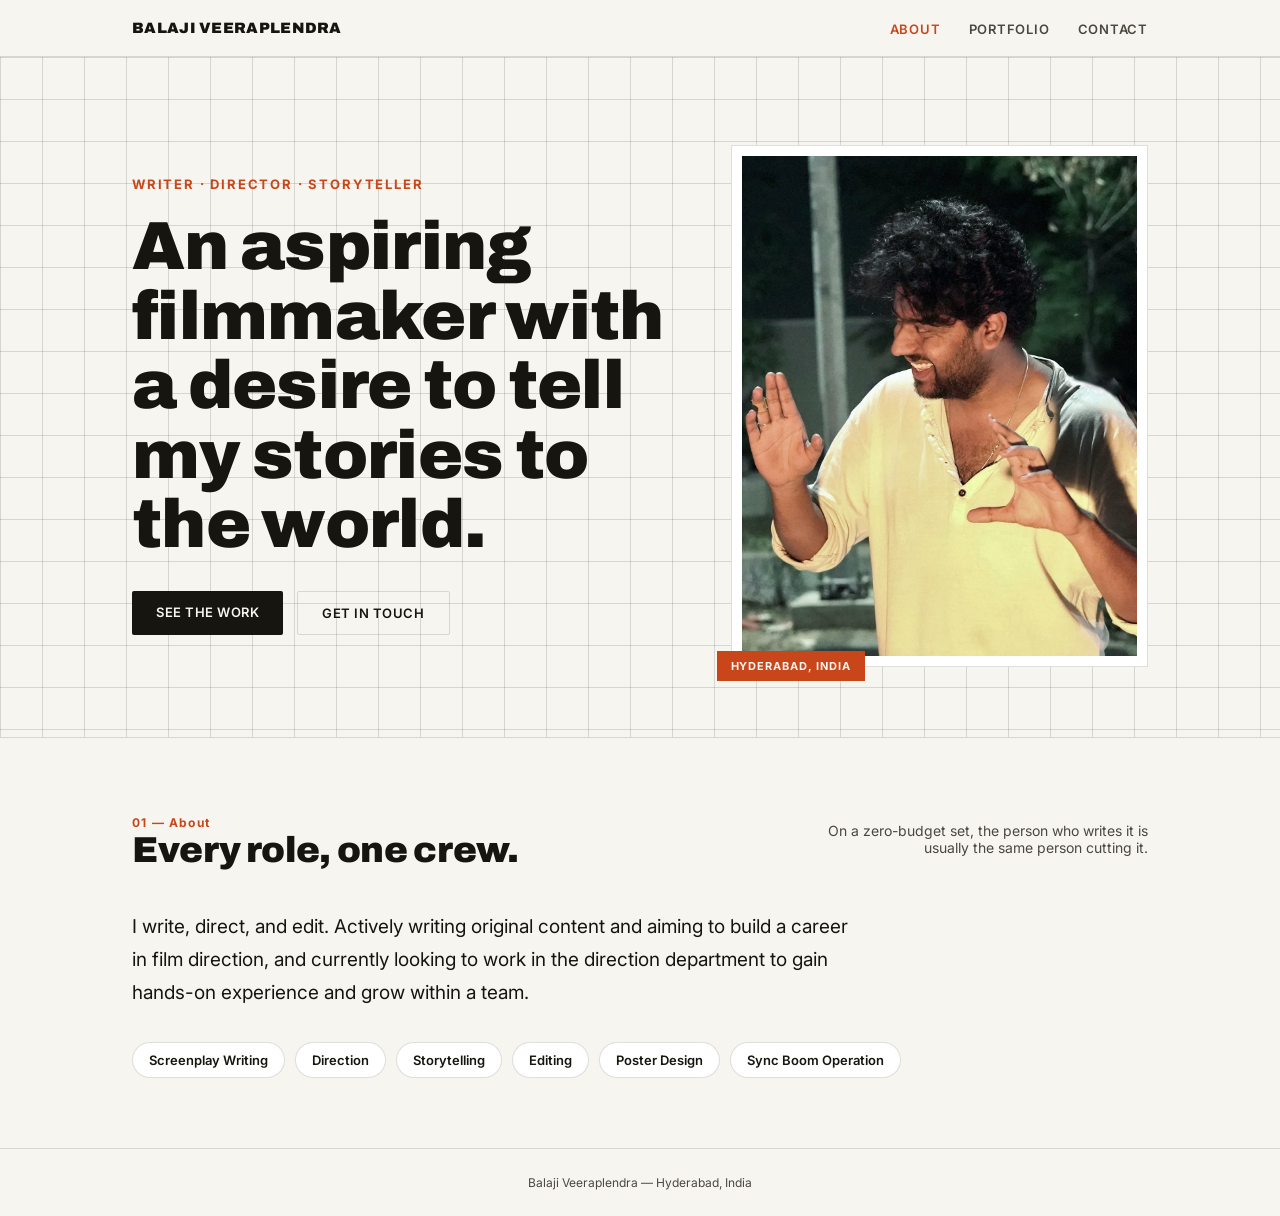
<file: index.html>
<!DOCTYPE html>
<html lang="en">
<head>
<meta charset="UTF-8">
<meta name="viewport" content="width=device-width, initial-scale=1.0">
<title>Balaji Veeraplendra — Filmmaker</title>
<link rel="preconnect" href="https://fonts.googleapis.com">
<link rel="preconnect" href="https://fonts.gstatic.com" crossorigin>
<link href="https://fonts.googleapis.com/css2?family=Archivo:wght@400;500;700;900&family=Inter:wght@400;500;600;700&display=swap" rel="stylesheet">
<link rel="stylesheet" href="style.css">
</head>
<body>

<nav>
  <div class="nav-inner">
    <a class="nav-name" href="index.html">Balaji Veeraplendra</a>
    <ul class="nav-links">
      <li><a href="index.html" class="active">About</a></li>
      <li><a href="portfolio.html">Portfolio</a></li>
      <li><a href="contact.html">Contact</a></li>
    </ul>
  </div>
</nav>

<header class="hero grid-bg">
  <div class="wrap hero-inner">
    <div>
      <div class="eyebrow">Writer · Director · Storyteller</div>
      <h1>An aspiring filmmaker with a desire to tell my stories to the world.</h1>
      <div class="hero-cta">
        <a class="btn btn-primary" href="portfolio.html">See the work</a>
        <a class="btn btn-ghost" href="contact.html">Get in touch</a>
      </div>
    </div>
    <div class="hero-photo">
      <div class="frame">
        <img src="images/headshot.jpg" alt="Balaji Veeraplendra">
      </div>
      <div class="tag">Hyderabad, India</div>
    </div>
  </div>
</header>

<section id="about">
  <div class="wrap">
    <div class="section-head">
      <div>
        <div class="section-num">01 — About</div>
        <h2 class="section-title">Every role, one crew.</h2>
      </div>
      <p class="section-note">On a zero-budget set, the person who writes it is usually the same person cutting it.</p>
    </div>
    <p class="about-text">I write, direct, and edit. Actively writing original content and aiming to build a career in film direction, and currently looking to work in the direction department to gain hands-on experience and grow within a team.</p>
    <div class="skills-row">
      <span class="skill-pill">Screenplay Writing</span>
      <span class="skill-pill">Direction</span>
      <span class="skill-pill">Storytelling</span>
      <span class="skill-pill">Editing</span>
      <span class="skill-pill">Poster Design</span>
      <span class="skill-pill">Sync Boom Operation</span>
    </div>
  </div>
</section>

<footer class="on-light">Balaji Veeraplendra — Hyderabad, India</footer>

</body>
</html>
</file>
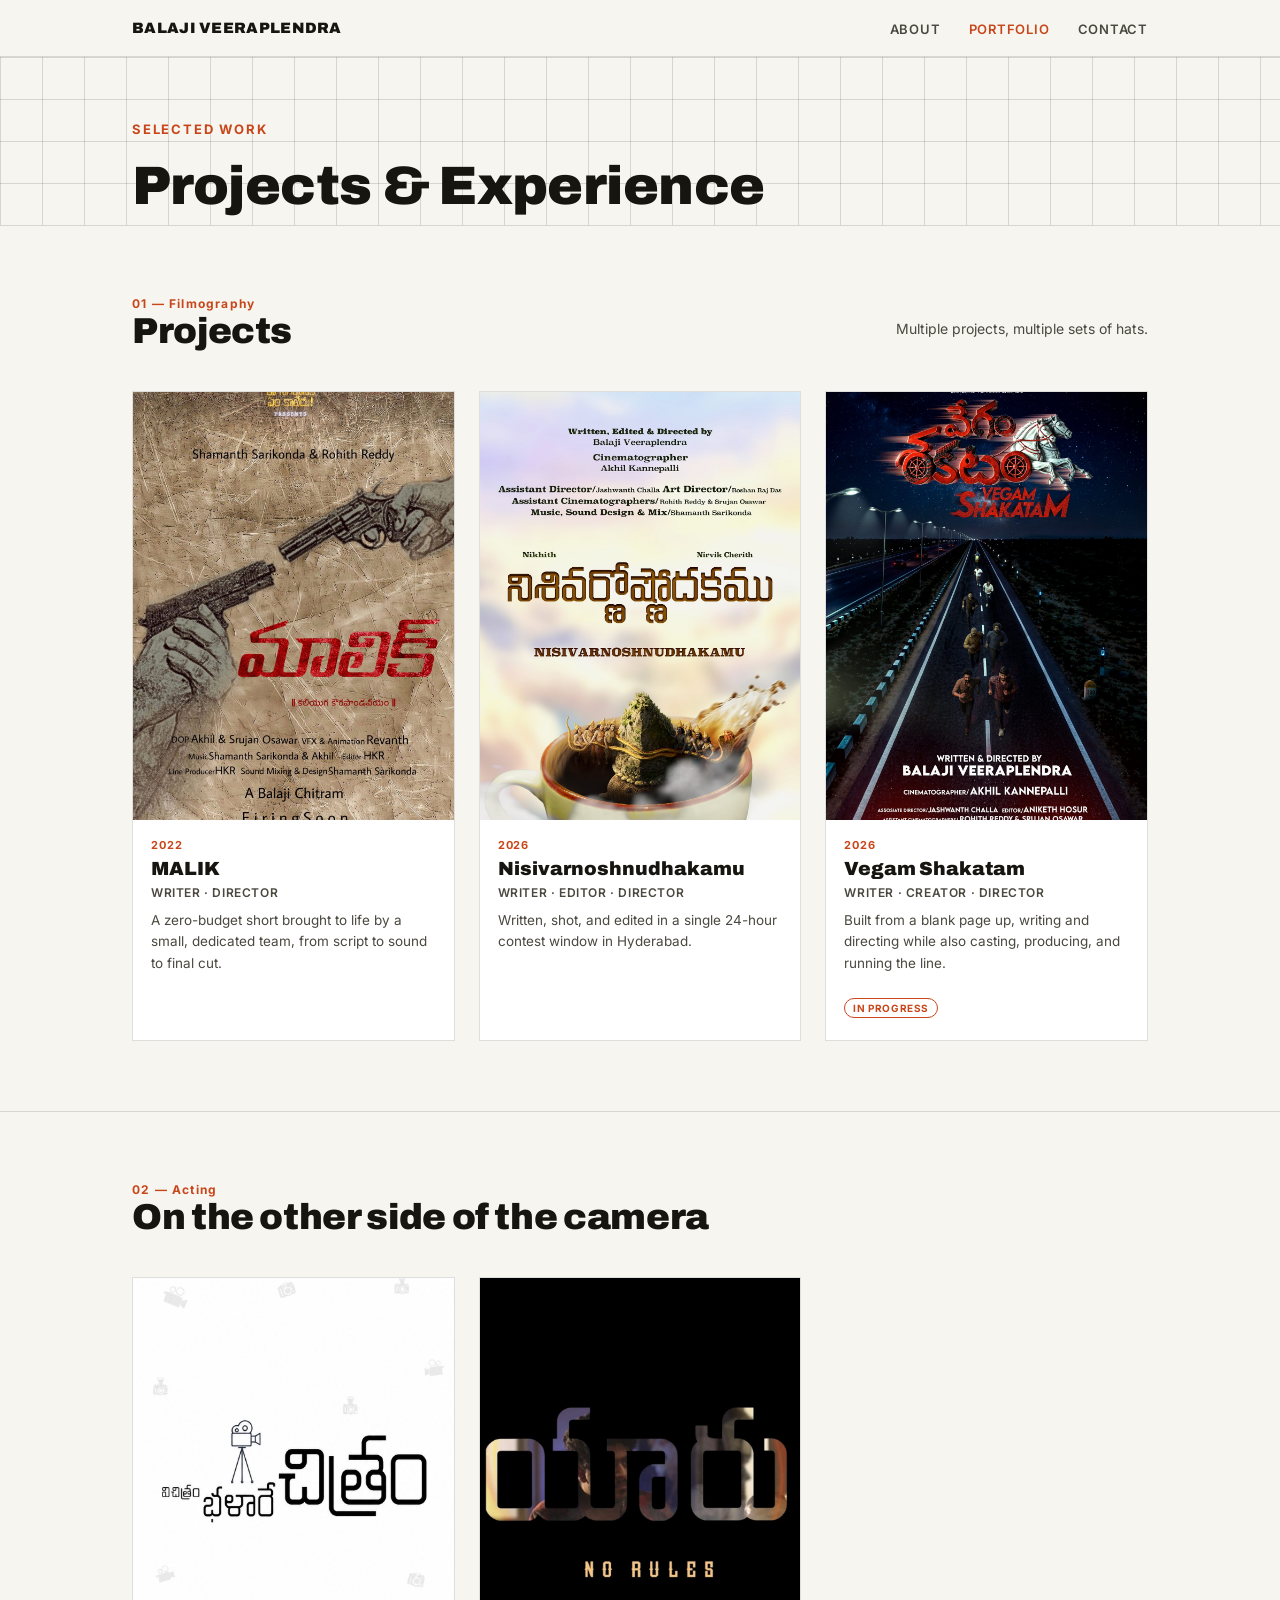
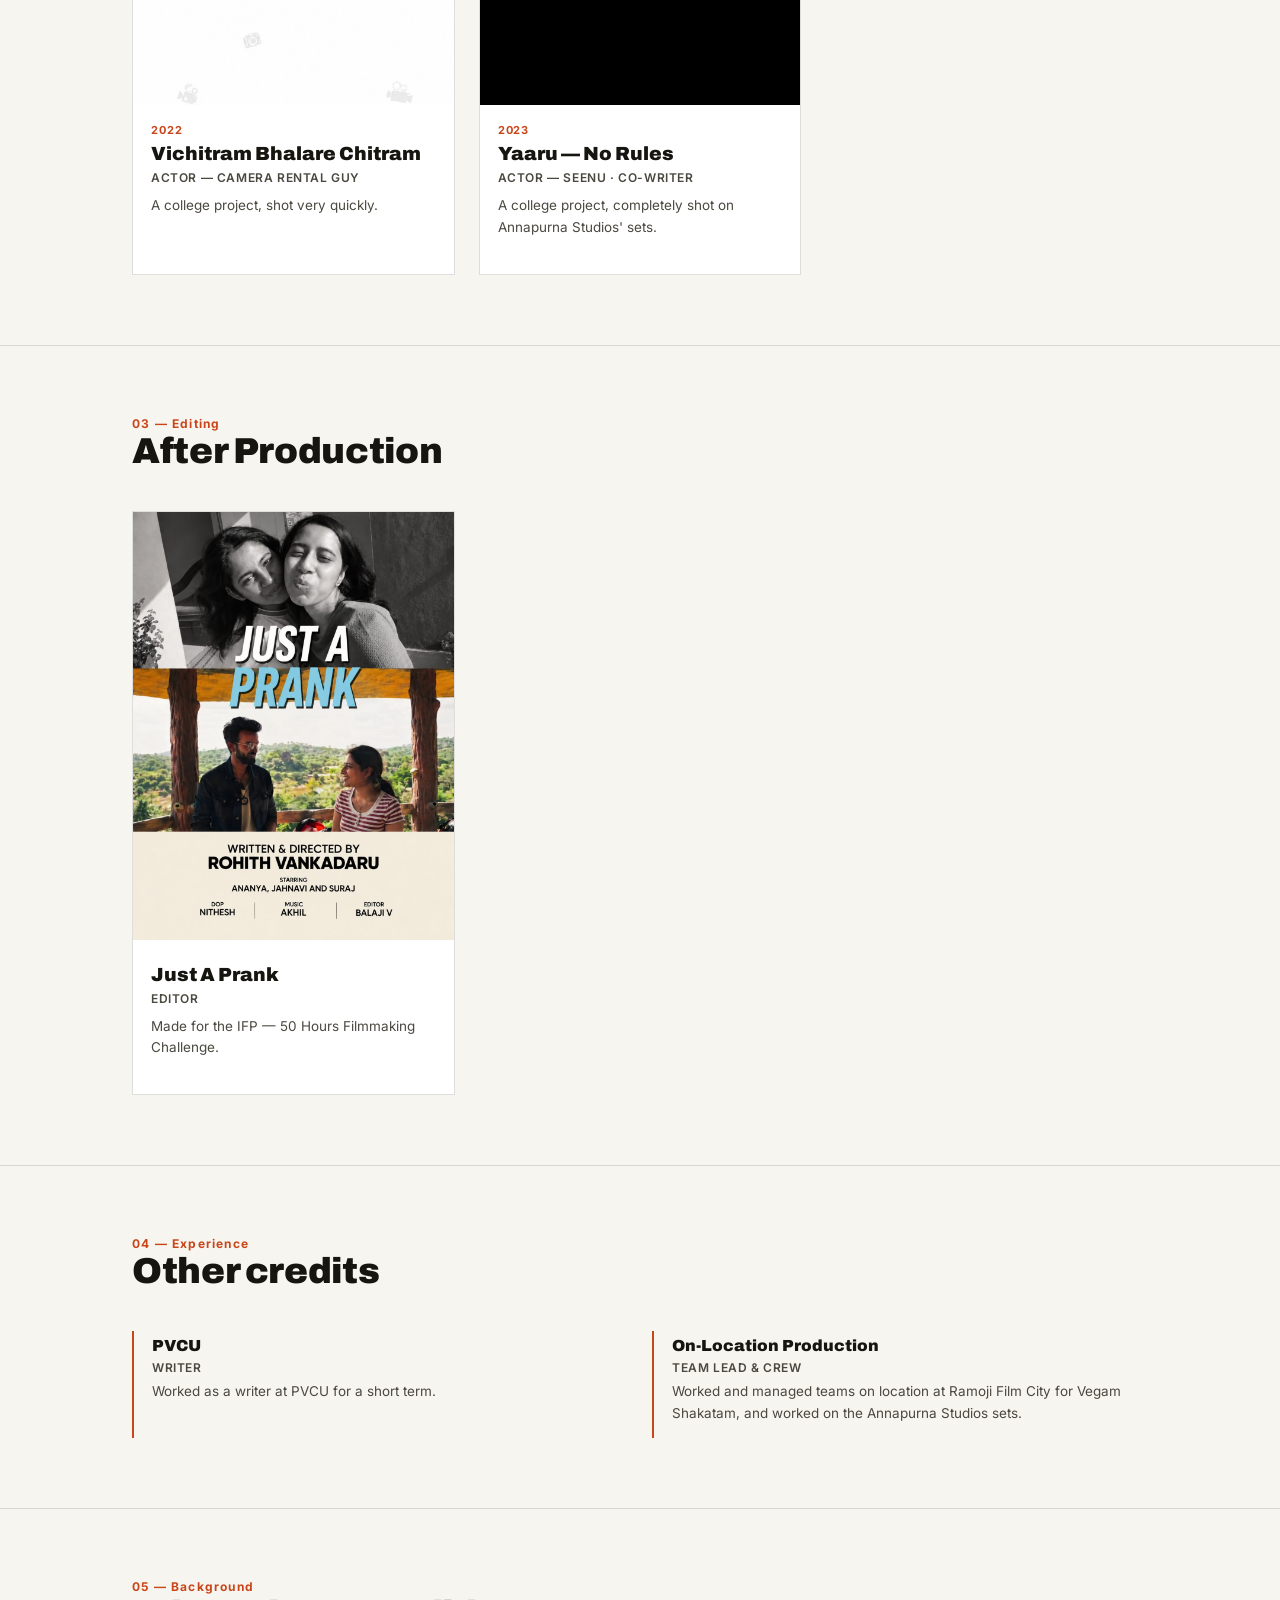
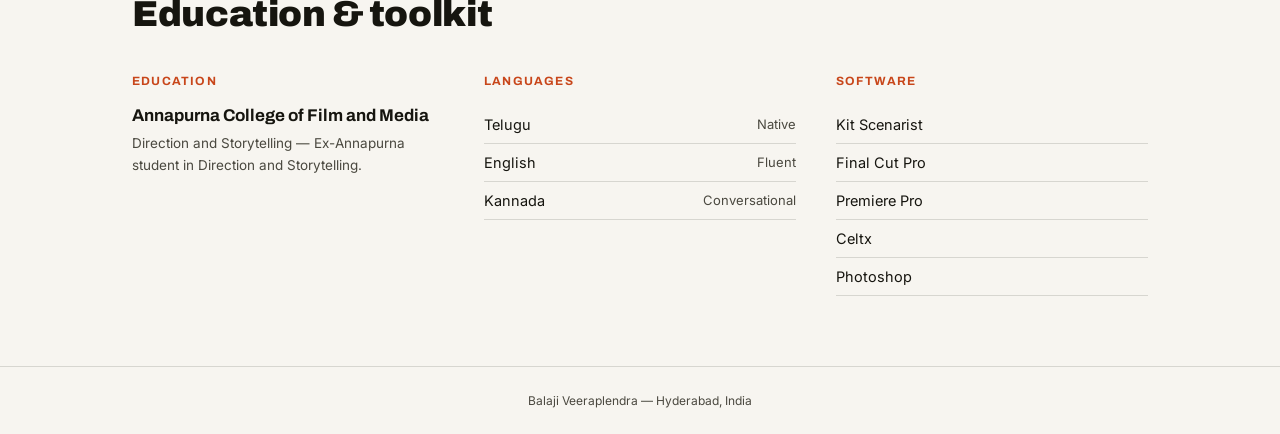
<file: portfolio.html>
<!DOCTYPE html>
<html lang="en">
<head>
<meta charset="UTF-8">
<meta name="viewport" content="width=device-width, initial-scale=1.0">
<title>Portfolio — Balaji Veeraplendra</title>
<link rel="preconnect" href="https://fonts.googleapis.com">
<link rel="preconnect" href="https://fonts.gstatic.com" crossorigin>
<link href="https://fonts.googleapis.com/css2?family=Archivo:wght@400;500;700;900&family=Inter:wght@400;500;600;700&display=swap" rel="stylesheet">
<link rel="stylesheet" href="style.css">
</head>
<body>

<nav>
  <div class="nav-inner">
    <a class="nav-name" href="index.html">Balaji Veeraplendra</a>
    <ul class="nav-links">
      <li><a href="index.html">About</a></li>
      <li><a href="portfolio.html" class="active">Portfolio</a></li>
      <li><a href="contact.html">Contact</a></li>
    </ul>
  </div>
</nav>

<div class="page-header grid-bg">
  <div class="wrap">
    <div class="eyebrow">Selected Work</div>
    <h1 style="font-size:clamp(34px,5vw,54px); font-weight:900; letter-spacing:-0.01em;">Projects & Experience</h1>
  </div>
</div>

<section id="work">
  <div class="wrap">
    <div class="section-head">
      <div>
        <div class="section-num">01 — Filmography</div>
        <h2 class="section-title">Projects</h2>
      </div>
      <p class="section-note">Multiple projects, multiple sets of hats.</p>
    </div>

    <div class="portfolio-grid">
      <a class="p-card" href="https://youtu.be/eeo3T_fpxWE" target="_blank" rel="noopener">
        <div class="p-poster"><img src="images/malik-poster.jpg" alt="MALIK poster"></div>
        <div class="p-body">
          <div class="p-year">2022</div>
          <div class="p-title">MALIK</div>
          <div class="p-role">Writer · Director</div>
          <p class="p-desc">A zero-budget short brought to life by a small, dedicated team, from script to sound to final cut.</p>
        </div>
      </a>

      <a class="p-card" href="https://www.youtube.com/watch?v=bkLvKrNAnpk" target="_blank" rel="noopener">
        <div class="p-poster"><img src="images/nisivarnoshnudhakamu-poster.jpg" alt="Nisivarnoshnudhakamu poster"></div>
        <div class="p-body">
          <div class="p-year">2026</div>
          <div class="p-title">Nisivarnoshnudhakamu</div>
          <div class="p-role">Writer · Editor · Director</div>
          <p class="p-desc">Written, shot, and edited in a single 24-hour contest window in Hyderabad.</p>
        </div>
      </a>

      <a class="p-card" href="https://youtu.be/Pkz3ZtvNPXU" target="_blank" rel="noopener">
        <div class="p-poster"><img src="images/vegam-shakatam-poster.jpg" alt="Vegam Shakatam poster"></div>
        <div class="p-body">
          <div class="p-year">2026</div>
          <div class="p-title">Vegam Shakatam</div>
          <div class="p-role">Writer · Creator · Director</div>
          <p class="p-desc">Built from a blank page up, writing and directing while also casting, producing, and running the line.</p>
          <span class="status">In Progress</span>
        </div>
      </a>
    </div>
  </div>
</section>

<section id="acting">
  <div class="wrap">
    <div class="section-head">
      <div>
        <div class="section-num">02 — Acting</div>
        <h2 class="section-title">On the other side of the camera</h2>
      </div>

    </div>

    <div class="portfolio-grid">
      <div class="p-card">
        <div class="p-poster"><img src="images/vichitram-bhalare-chitram-poster.jpg" alt="Vichitram Bhalare Chitram poster"></div>
        <div class="p-body">
          <div class="p-year">2022</div>
          <div class="p-title">Vichitram Bhalare Chitram</div>
          <div class="p-role">Actor — Camera Rental Guy</div>
          <p class="p-desc">A college project, shot very quickly.</p>
        </div>
      </div>

      <div class="p-card">
        <div class="p-poster"><img src="images/yaaru-no-rules-poster.jpg" alt="Yaaru — No Rules poster"></div>
        <div class="p-body">
          <div class="p-year">2023</div>
          <div class="p-title">Yaaru — No Rules</div>
          <div class="p-role">Actor — Seenu · Co-Writer</div>
          <p class="p-desc">A college project, completely shot on Annapurna Studios' sets.</p>
        </div>
      </div>
    </div>
  </div>
</section>

<section id="editing">
  <div class="wrap">
    <div class="section-head">
      <div>
        <div class="section-num">03 — Editing</div>
        <h2 class="section-title">After Production</h2>
      </div>
    </div>
    <div class="portfolio-grid">
      <a class="p-card" href="https://youtu.be/FuswiS7sFWE" target="_blank" rel="noopener">
        <div class="p-poster"><img src="images/just-a-prank-poster.jpg" alt="Just A Prank poster"></div>
        <div class="p-body">
          <div class="p-title">Just A Prank</div>
          <div class="p-role">Editor</div>
          <p class="p-desc">Made for the IFP — 50 Hours Filmmaking Challenge.</p>
        </div>
      </a>
    </div>
  </div>
</section>

<section id="experience">
  <div class="wrap">
    <div class="section-head">
      <div>
        <div class="section-num">04 — Experience</div>
        <h2 class="section-title">Other credits</h2>
      </div>
    </div>
    <div class="misc-credits">
      <div class="misc-item">
        <div class="p-title">PVCU</div>
        <div class="p-role">Writer</div>
        <p class="p-desc">Worked as a writer at PVCU for a short term.</p>
      </div>
      <div class="misc-item">
        <div class="p-title">On-Location Production</div>
        <div class="p-role">Team Lead & Crew</div>
        <p class="p-desc">Worked and managed teams on location at Ramoji Film City for Vegam Shakatam, and worked on the Annapurna Studios sets.</p>
      </div>
    </div>
  </div>
</section>

<section id="details">
  <div class="wrap">
    <div class="section-head">
      <div>
        <div class="section-num">05 — Background</div>
        <h2 class="section-title">Education & toolkit</h2>
      </div>
    </div>

    <div class="details-grid">
      <div class="detail-block">
        <h3>Education</h3>
        <div class="edu-name">Annapurna College of Film and Media</div>
        <div class="edu-sub">Direction and Storytelling — Ex-Annapurna student in Direction and Storytelling.</div>
      </div>

      <div class="detail-block">
        <h3>Languages</h3>
        <div class="detail-line"><span>Telugu</span><span class="lvl">Native</span></div>
        <div class="detail-line"><span>English</span><span class="lvl">Fluent</span></div>
        <div class="detail-line"><span>Kannada</span><span class="lvl">Conversational</span></div>
      </div>

      <div class="detail-block">
        <h3>Software</h3>
        <div class="detail-line"><span>Kit Scenarist</span><span class="lvl"></span></div>
        <div class="detail-line"><span>Final Cut Pro</span><span class="lvl"></span></div>
        <div class="detail-line"><span>Premiere Pro</span><span class="lvl"></span></div>
        <div class="detail-line"><span>Celtx</span><span class="lvl"></span></div>
        <div class="detail-line"><span>Photoshop</span><span class="lvl"></span></div>
      </div>
    </div>
  </div>
</section>

<footer class="on-light">Balaji Veeraplendra — Hyderabad, India</footer>

</body>
</html>
</file>
<file: style.css>
:root{
  --bg: #f7f5f0;
  --bg-alt: #efece3;
  --ink: #16150f;
  --ink-soft: #4a483f;
  --line: rgba(22,21,15,0.14);
  --accent: #c8461a;
  --accent-soft: #e8d9c9;
  --white: #ffffff;
}

*{ box-sizing: border-box; }
html{ scroll-behavior: smooth; }

body{
  margin:0;
  background: var(--bg);
  color: var(--ink);
  font-family: 'Inter', sans-serif;
  -webkit-font-smoothing: antialiased;
}

.grid-bg{
  background-image:
    linear-gradient(var(--line) 1px, transparent 1px),
    linear-gradient(90deg, var(--line) 1px, transparent 1px);
  background-size: 42px 42px;
}

h1, h2, h3{
  font-family: 'Archivo', sans-serif;
  margin: 0;
}

a{ color: inherit; }

.wrap{
  max-width: 1080px;
  margin: 0 auto;
  padding: 0 32px;
}

/* ---------- Nav ---------- */
nav{
  position: sticky;
  top:0;
  z-index: 50;
  background: rgba(247,245,240,0.9);
  backdrop-filter: blur(6px);
  border-bottom: 1px solid var(--line);
}
.nav-inner{
  display:flex;
  align-items:center;
  justify-content: space-between;
  padding: 18px 32px;
  max-width: 1080px;
  margin: 0 auto;
}
.nav-name{
  font-family:'Archivo', sans-serif;
  font-weight: 900;
  font-size: 15px;
  letter-spacing: 0.02em;
  text-transform: uppercase;
  text-decoration: none;
}
.nav-links{
  display:flex;
  gap: 28px;
  list-style:none;
  margin:0; padding:0;
}
.nav-links a{
  font-size: 13px;
  font-weight: 600;
  text-decoration:none;
  text-transform: uppercase;
  letter-spacing: 0.06em;
  color: var(--ink-soft);
  transition: color 0.15s;
}
.nav-links a:hover, .nav-links a.active{ color: var(--accent); }

/* ---------- Hero (home page) ---------- */
.hero{
  padding: 88px 0 70px;
  position: relative;
}
.hero-inner{
  display:grid;
  grid-template-columns: 1.3fr 1fr;
  gap: 56px;
  align-items:center;
}
.eyebrow{
  font-size: 13px;
  font-weight: 700;
  letter-spacing: 0.14em;
  text-transform: uppercase;
  color: var(--accent);
  margin-bottom: 20px;
}
.hero h1{
  font-size: clamp(40px, 6vw, 68px);
  line-height: 1.02;
  font-weight: 900;
  letter-spacing: -0.01em;
}
.hero h1 em{
  font-style: normal;
  color: var(--accent);
}
.hero-sub{
  margin-top: 22px;
  font-size: 17px;
  line-height: 1.65;
  color: var(--ink-soft);
  max-width: 480px;
}
.hero-cta{
  margin-top: 32px;
  display:flex;
  gap: 14px;
  flex-wrap: wrap;
}
.btn{
  display:inline-block;
  font-family:'Inter', sans-serif;
  font-weight: 600;
  font-size: 13px;
  letter-spacing: 0.04em;
  text-transform: uppercase;
  text-decoration:none;
  padding: 13px 24px;
  border-radius: 2px;
  transition: transform 0.15s, background 0.15s;
}
.btn-primary{
  background: var(--ink);
  color: var(--bg);
}
.btn-primary:hover{ background: var(--accent); transform: translateY(-1px); }
.btn-ghost{
  border: 1px solid var(--line);
  color: var(--ink);
}
.btn-ghost:hover{ border-color: var(--ink); }

.hero-photo{ position: relative; }
.hero-photo .frame{
  aspect-ratio: 4/5;
  background: var(--white);
  border: 1px solid var(--line);
  padding: 10px;
}
.hero-photo img{
  width:100%; height:100%;
  object-fit: cover;
  display:block;
}
.hero-photo .tag{
  position:absolute;
  bottom: -14px;
  left: -14px;
  background: var(--accent);
  color: var(--bg);
  font-size: 11px;
  font-weight: 700;
  letter-spacing: 0.08em;
  text-transform: uppercase;
  padding: 8px 14px;
}

/* ---------- Section shared ---------- */
section{ padding: 70px 0; border-top: 1px solid var(--line); }
.page-header{ padding: 64px 0 10px; }
.section-head{
  display:flex;
  justify-content: space-between;
  align-items: flex-end;
  margin-bottom: 40px;
  gap: 20px;
  flex-wrap: wrap;
}
.section-num{
  font-family:'Inter', sans-serif;
  font-size: 12px;
  color: var(--accent);
  font-weight: 700;
  letter-spacing: 0.1em;
}
.section-title{
  font-size: clamp(26px, 4vw, 36px);
  font-weight: 900;
  letter-spacing: -0.01em;
}
.section-note{
  font-size: 14px;
  color: var(--ink-soft);
  max-width: 320px;
  text-align: right;
}

/* ---------- About ---------- */
.about-text{
  font-size: 19px;
  line-height: 1.75;
  max-width: 720px;
  color: var(--ink);
}
.about-text strong{ color: var(--accent); font-weight: 700; }

.skills-row{
  display:flex;
  flex-wrap: wrap;
  gap: 10px;
  margin-top: 32px;
}
.skill-pill{
  font-size: 13px;
  font-weight: 600;
  padding: 9px 16px;
  border: 1px solid var(--line);
  border-radius: 100px;
  background: var(--white);
}

/* ---------- Portfolio ---------- */
.portfolio-grid{
  display:grid;
  grid-template-columns: repeat(3, 1fr);
  gap: 24px;
}
.p-card{
  background: var(--white);
  border: 1px solid var(--line);
  overflow:hidden;
  display:flex;
  flex-direction: column;
  transition: transform 0.2s ease, box-shadow 0.2s ease;
}
a.p-card{
  text-decoration:none;
  color: inherit;
  cursor: pointer;
}
.p-card:hover{
  transform: translateY(-4px);
  box-shadow: 0 14px 30px rgba(22,21,15,0.1);
}
.p-poster{
  aspect-ratio: 3/4;
  overflow:hidden;
  background: var(--bg-alt);
}
.p-poster img{
  width:100%; height:100%;
  object-fit: cover;
  display:block;
}
.p-body{ padding: 18px 18px 22px; }
.p-year{
  font-size: 11px;
  font-weight: 700;
  color: var(--accent);
  letter-spacing: 0.08em;
  text-transform: uppercase;
}
.p-title{
  font-family:'Archivo', sans-serif;
  font-weight: 900;
  font-size: 19px;
  margin-top: 6px;
}
.p-role{
  font-size: 12px;
  font-weight: 600;
  color: var(--ink-soft);
  text-transform: uppercase;
  letter-spacing: 0.05em;
  margin-top: 6px;
}
.p-desc{
  font-size: 13.5px;
  color: var(--ink-soft);
  line-height: 1.6;
  margin-top: 10px;
}
.status{
  display:inline-block;
  font-size: 10px;
  font-weight: 700;
  letter-spacing: 0.06em;
  text-transform: uppercase;
  color: var(--accent);
  border: 1px solid var(--accent);
  padding: 3px 8px;
  border-radius: 100px;
  margin-top: 10px;
}

.misc-credits{
  margin-top: 28px;
  display:grid;
  grid-template-columns: 1fr 1fr;
  gap: 24px;
}
.misc-item{
  border-left: 2px solid var(--accent);
  padding-left: 18px;
}
.misc-item .p-title{ font-size: 16px; }
.misc-item .p-desc{ margin-top: 6px; }

/* ---------- Details grid ---------- */
.details-grid{
  display:grid;
  grid-template-columns: repeat(3, 1fr);
  gap: 40px;
}
.detail-block h3{
  font-size: 12px;
  font-weight: 700;
  letter-spacing: 0.1em;
  text-transform: uppercase;
  color: var(--accent);
  margin-bottom: 18px;
}
.detail-line{
  display:flex;
  justify-content: space-between;
  font-size: 14.5px;
  padding: 10px 0;
  border-bottom: 1px solid var(--line);
}
.detail-line .lvl{ color: var(--ink-soft); font-size: 13px; }
.edu-name{ font-family:'Archivo', sans-serif; font-weight: 700; font-size: 17px; }
.edu-sub{ font-size: 13.5px; color: var(--ink-soft); line-height: 1.6; margin-top: 8px; }

/* ---------- Contact page ---------- */
.contact-band{
  background: var(--ink);
  color: var(--bg);
  padding: 110px 0;
  text-align:center;
}
.contact-band .eyebrow{ color: var(--accent); }
.contact-band h1, .contact-band h2{
  font-size: clamp(30px, 5vw, 48px);
  font-weight: 900;
  max-width: 640px;
  margin: 0 auto;
  line-height: 1.15;
}
.contact-band .hero-sub{
  color: rgba(247,245,240,0.72);
  margin: 20px auto 0;
  text-align:center;
}
.contact-cards{
  margin-top: 44px;
  display:flex;
  justify-content:center;
  gap: 18px;
  flex-wrap: wrap;
}
.contact-card{
  text-decoration:none;
  color: var(--bg);
  border: 1px solid rgba(247,245,240,0.25);
  padding: 26px 34px;
  border-radius: 4px;
  min-width: 220px;
  text-align:left;
  transition: all 0.15s;
}
.contact-card:hover{
  background: var(--accent);
  border-color: var(--accent);
  transform: translateY(-2px);
}
.contact-card .label{
  font-size: 11px;
  font-weight: 700;
  letter-spacing: 0.1em;
  text-transform: uppercase;
  opacity: 0.6;
}
.contact-card .value{
  font-family:'Archivo', sans-serif;
  font-size: 18px;
  font-weight: 700;
  margin-top: 8px;
}

footer{
  padding: 26px 32px;
  text-align:center;
  font-size: 12px;
  color: var(--ink-soft);
  background: var(--ink);
}
footer.on-light{
  color: var(--ink-soft);
  background: var(--bg);
  border-top: 1px solid var(--line);
}

@media (max-width: 860px){
  .hero-inner{ grid-template-columns: 1fr; }
  .hero-photo{ max-width: 320px; }
  .portfolio-grid{ grid-template-columns: 1fr 1fr; }
  .details-grid{ grid-template-columns: 1fr; gap: 30px; }
  .misc-credits{ grid-template-columns: 1fr; }
}
@media (max-width: 560px){
  .nav-links{ gap: 16px; }
  .portfolio-grid{ grid-template-columns: 1fr; }
  .section-note{ text-align:left; }
  .contact-card{ width: 100%; }
}
</file>
